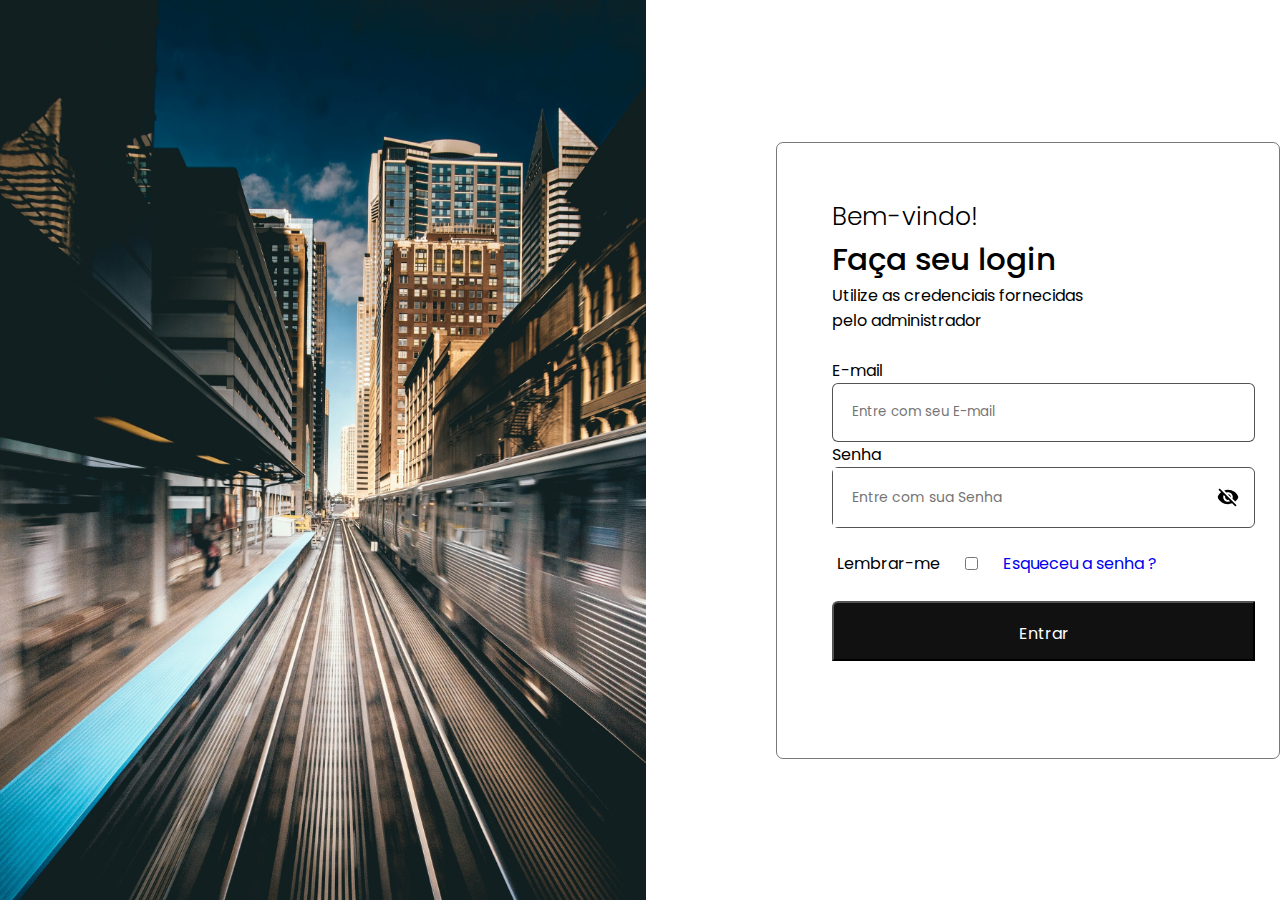
<file: Tela de Login/pages/index.html>
<!DOCTYPE html>
<html lang="pt-br">

<head>
    <meta charset="UTF-8">
    <meta name="viewport" content="width=
    , initial-scale=1.0">
    <link rel="stylesheet" href="../css/style.css">
    <title>Login</title>
    <link rel="preconnect" href="https://fonts.googleapis.com">
    <link rel="preconnect" href="https://fonts.gstatic.com" crossorigin>
    <link
        href="https://fonts.googleapis.com/css2?family=Poppins:ital,wght@0,100;0,200;0,300;0,400;0,500;0,600;0,700;0,800;0,900;1,100;1,200;1,300;1,400;1,500;1,600;1,700;1,800;1,900&display=swap"
        rel="stylesheet">
</head>

<body>

    <main>
        <div class="img10">
            <!-- <img src="../svg/inicial.svg" alt="cidade grande a luz do luar"> -->
        </div>

        <div class="container">
        <section class="geral">

            <header>
                <p>Bem-vindo!</p>

                <div class="subtitulo">
                    <h1>Faça seu login</h1>
                    <p>Utilize as credenciais fornecidas<br> pelo administrador</p>
                </div>
            </header>



            <section class="form">

                <form class="email">
                    <label for="E-mail">E-mail</label>
                    <input type="email" id="E-mail" placeholder="Entre com seu E-mail">
                </form>

                <div class="senha">
                    <form>
                        <label for="Senha">Senha</label>
                        <div class="input">
                            <input type="password" id="Senha" placeholder="Entre com sua Senha">
                            <img src="../svg/olhosenha.svg" alt="eyespassword">
                        </div>
                    </form>
                </div>

                <div class="lembrasenha">
                    <label for="Lembrar-me">Lembrar-me</label>
                    <input type="checkbox" id="Lembrar-me">
                    <a href="../pages/esqueceusenha.html" target="_blank">Esqueceu a senha ?</a>
                </div>

                <button>Entrar</button>

            </section>

        </div>

        </section>
        </div>
    </main>
</body>

</html>
</file>
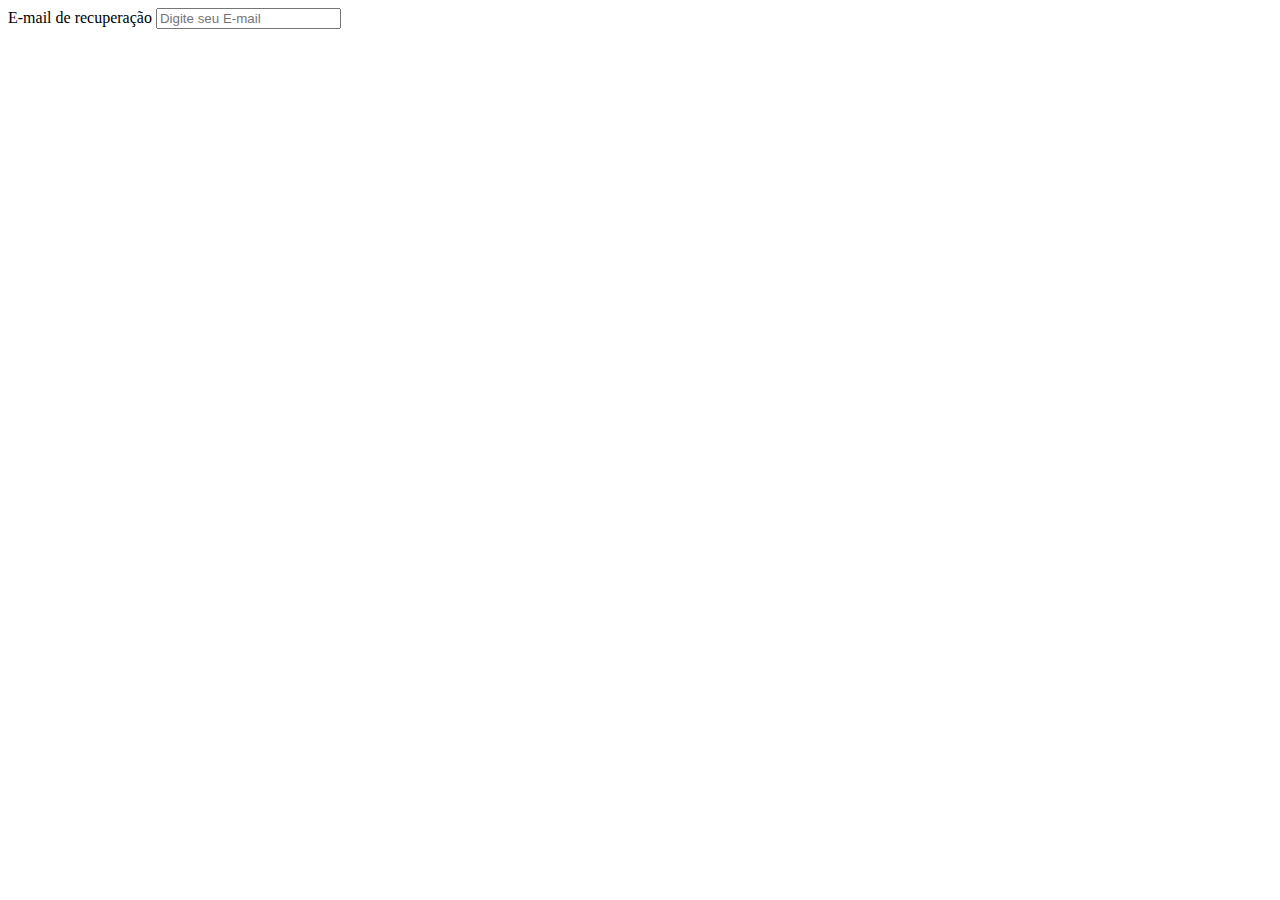
<file: Tela de Login/pages/esqueceusenha.html>
<!DOCTYPE html>
<html lang="pt-br">
<head>
    <meta charset="UTF-8">
    <meta name="viewport" content="width=device-width, initial-scale=1.0">
    <title>Esqueceu a senha</title>
</head>
<body>
    <form">
    <label for="E-mail">E-mail de recuperação</label>
    <input type="E-mail" id="E-mail" placeholder="Digite seu E-mail">
</form>

</body>
</html> <!-- Outline:none =propriedade
pra tirar o espaço que a tag input dá -->
</file>
<file: Tela de Login/css/style.css>
* {
    margin: 0;
    padding: 0;
    box-sizing: border-box;
    font-family: "Poppins", sans-serif;
    text-decoration: none;
}

main {
    display: flex;
    gap: 130px;
   


}

.img10 {
    background-image: url(../svg/inicial.svg);
    height: 100vh;
    max-height: 1031px;
    width: 100vw;
    max-width: 687px;
 
}

section {
    /* width:753px;
    height:1,024px; */
    display: flex;
    flex-direction: column;

}

header {
    align-items: center;

    & p:first-child {

        font-size: 25px;
        font-weight: 300;
        justify-content: flex-start;
    }

    .subtitulo {
        & h1 {
            font-size: 31px;
            font-weight: 500;
        }

        & p {
            font-size: 16px;
            font-weight: 400;
        }
    }
}

.container {
    display: flex;
    align-items: center;
    justify-items: center;
    gap: 10px;
    justify-content: center;
    align-content: center;
  
}


.geral {
    display: flex;
    flex-direction: column;
    gap: 25px;
    /*   margin: 203.5px 124.5px; */
    margin: 0 auto;
    width: 504px;
    height: 617px;
    border: 0.5px rgba(0, 0, 0, 0.527) solid;
    padding: 55px;
    border-radius: 7px;
}

section .form {
    width: 423px;
    height: 376px;
    /*   background-color: blue; */

    & #E-mail {
        border: none;
        outline: none;
        width: 423px;
        height: 59px;
        border-radius: 6px;
        border: 0.6px solid #282828CC;
        padding: 19px;
    }

    & #Senha {
        border: none;
        outline: none;
        width: 423px;
        height: 59px;
        font-size: 14px;
        padding: 19px;

    }

    & .email label {
        font-size: 16px;
    }

    .senha img {
        margin: 15px;

    }


    .senha form {
        width: 423px;
        height: 59px;

    }

    & .senha form label {
        font-size: 16px;
    }

}

.lembrasenha {
    display: flex;
    gap: 25px;
    margin: 50px 5px 25px;
    width: 423px;
}

#Lembrar-me {
    display: flex;
    justify-content: flex-start;

}

.input {
    display: flex;
    gap: 10px;
    border: 0.6px solid #282828CC;
    border-radius: 6px;
}

button {
    width: 423px;
    height: 60px;
    padding: 18px 0px 18px 0px;
    border-radius: 6px 0px 0px 0px;
    background-color: #111111;
    font-size: 16px;
    color: #fff;
}
</file>
